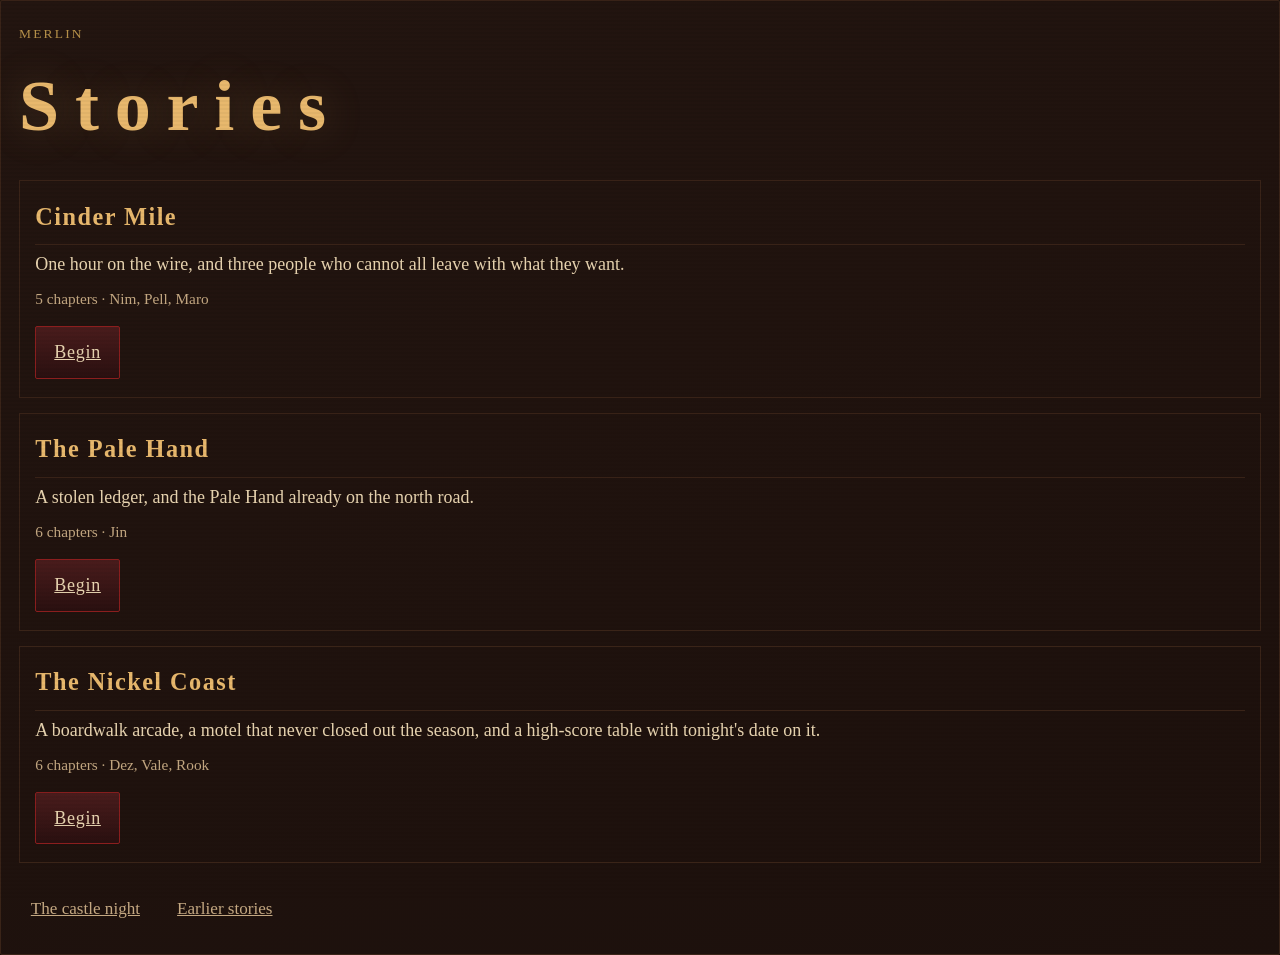
<file: index.html>
<!DOCTYPE html>
<html lang="en">
  <head>
    <meta charset="utf-8" />
    <meta name="viewport" content="width=device-width, initial-scale=1" />
    <title>MERLIN — Stories</title>
    <meta
      name="description"
      content="Choose a story: Cinder Mile, The Pale Hand, and The Nickel Coast."
    />
    <link rel="stylesheet" href="style.css" />
    <link rel="stylesheet" href="oronath.css" />
    <link rel="stylesheet" href="front.css" />
  </head>
  <body class="oronath-page">
    <div id="door"></div>

    <script src="persist.js"></script>
    <script src="stories.js"></script>
    <script src="arcs/last-signal.js"></script>
    <script src="arcs/pale-hand.js"></script>
    <script src="arcs/cinder-mile.js"></script>
    <script src="arcs/nickel-coast.js"></script>
    <script src="front.js"></script>
  </body>
</html>
</file>
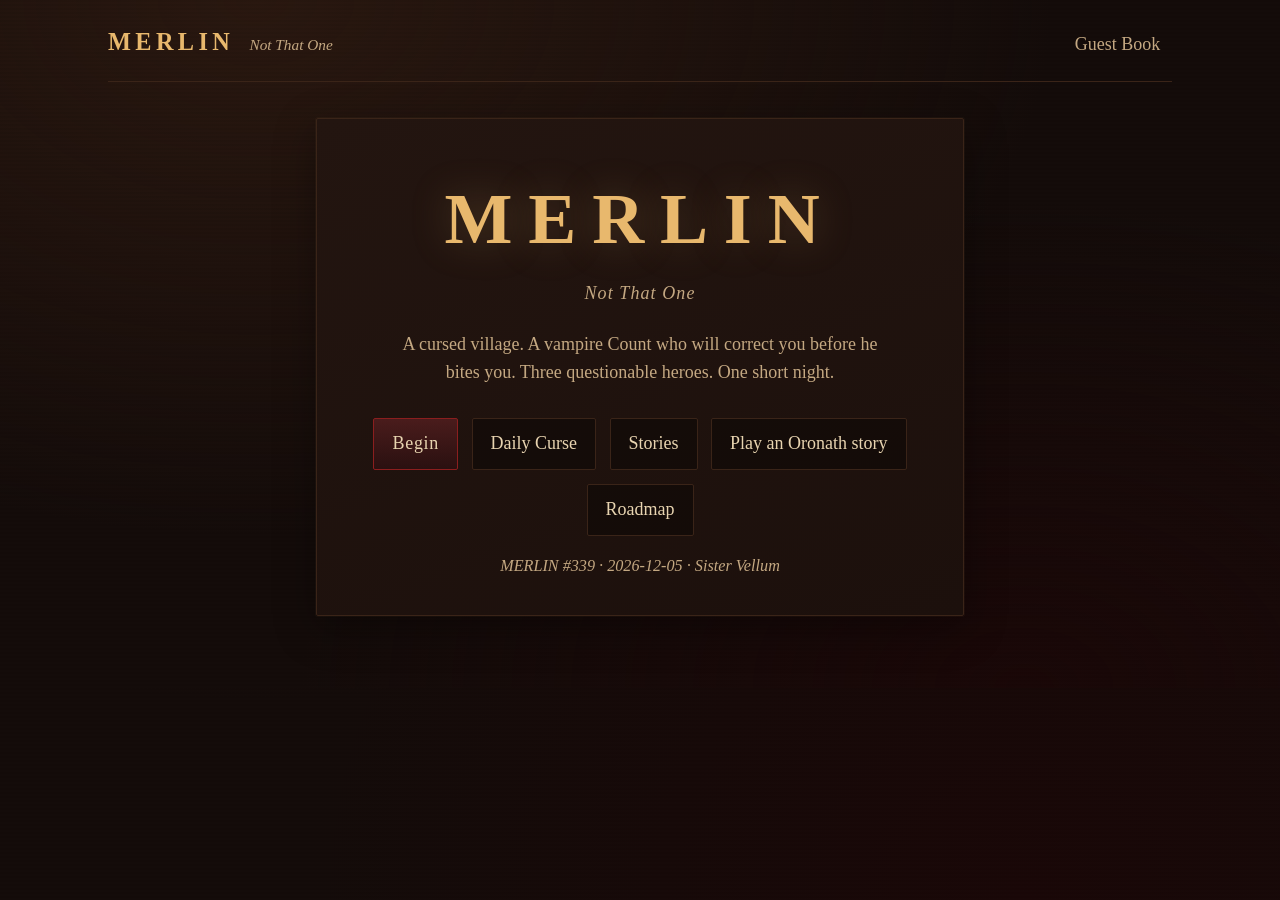
<file: castle.html>
<!DOCTYPE html>
<html lang="en">
  <head>
    <meta charset="utf-8" />
    <meta name="viewport" content="width=device-width, initial-scale=1" />
    <title>MERLIN — Not That One</title>
    <meta
      name="description"
      content="A short gothic horror-comedy browser adventure. Dice, shops, and a vampire who is not a wizard."
    />
    <link rel="stylesheet" href="style.css" />
  </head>
  <body>
    <div id="app">
      <header class="topbar">
        <div class="brand">
          <span class="brand-title">MERLIN</span>
          <span class="brand-sub">Not That One</span>
        </div>
        <div class="topbar-actions">
          <button type="button" id="btn-fates" class="btn ghost">Guest Book</button>
          <button type="button" id="btn-title" class="btn ghost" hidden>
            Title
          </button>
          <button type="button" id="btn-new" class="btn ghost" hidden>
            New Game
          </button>
        </div>
      </header>

      <section id="splash" class="panel splash" hidden>
        <h1 class="splash-title">MERLIN</h1>
        <p class="splash-sub">Not That One</p>
        <p class="splash-pitch">
          A cursed village. A vampire Count who will correct you before he bites
          you. Three questionable heroes. One short night.
        </p>
        <div class="splash-actions">
          <button type="button" id="btn-continue" class="btn primary" hidden>
            Continue
          </button>
          <button type="button" id="btn-start" class="btn primary">
            New Game
          </button>
          <button type="button" id="btn-daily" class="btn">Daily Curse</button>
          <a class="btn" href="index.html">Stories</a>
          <a class="btn" href="oronath.html">Play an Oronath story</a>
          <a class="btn" href="roadmap.html">Roadmap</a>
        </div>
        <p id="daily-blurb" class="daily-blurb muted" hidden></p>
      </section>

      <section id="fates" class="panel fates" hidden>
        <h2 class="scene-title">Oswald's Guest Book</h2>
        <ul id="fates-list" class="fates-list"></ul>
        <button type="button" id="btn-fates-back" class="btn">Back</button>
      </section>

      <div id="game" class="game" hidden>
        <aside id="sheet" class="sheet panel" hidden>
          <div class="sheet-compact">
            <div class="compact-head">
              <span id="sheet-compact-glyph" class="sheet-glyph sheet-glyph-compact"></span>
              <div class="stat-row compact-row">
                <span>LV <strong id="sheet-level">1</strong></span>
                <span class="gold">✦ <strong id="sheet-gold">0</strong></span>
              </div>
            </div>
            <label class="bar-label">HP <span id="sheet-hp-text"></span></label>
            <div class="bar hp"><div id="bar-hp" class="bar-fill"></div></div>
            <button type="button" id="btn-pack" class="btn pack-toggle">
              Pack
            </button>
          </div>
          <div class="sheet-full">
            <div class="sheet-head">
              <span id="sheet-glyph" class="sheet-glyph"></span>
              <div>
                <div id="sheet-name" class="sheet-name"></div>
                <div id="sheet-role" class="sheet-role"></div>
              </div>
            </div>
            <label class="bar-label">XP <span id="sheet-xp-text"></span></label>
            <div class="bar xp"><div id="bar-xp" class="bar-fill"></div></div>
            <dl class="stats">
              <div><dt>Might</dt><dd id="stat-might">0</dd></div>
              <div><dt>Wits</dt><dd id="stat-wits">0</dd></div>
              <div><dt>Spirit</dt><dd id="stat-spirit">0</dd></div>
            </dl>
            <p id="sheet-equipped" class="sheet-equipped muted" hidden></p>
            <div id="pack" class="pack" hidden>
              <ul id="pack-list"></ul>
              <p id="pack-empty" class="muted">Empty pockets.</p>
            </div>
          </div>
        </aside>

        <main id="stage" class="stage panel">
          <h2 id="scene-title" class="scene-title"></h2>
          <div id="speaker" class="speaker" hidden></div>
          <div id="story" class="story" tabindex="0"></div>
          <div id="die" class="die" hidden></div>
          <div id="combat" class="combat" hidden>
            <div class="combat-head">
              <strong id="enemy-name"></strong>
              <span id="enemy-hp"></span>
            </div>
            <div class="bar enemy"><div id="bar-enemy" class="bar-fill"></div></div>
            <p id="telegraph" class="telegraph"></p>
            <ul id="combat-log" class="combat-log"></ul>
            <div id="combat-actions" class="choices combat-actions"></div>
          </div>
          <div id="shop" class="shop" hidden>
            <p id="shop-keeper" class="shop-keeper"></p>
            <ul id="shop-list" class="shop-list"></ul>
            <button type="button" id="btn-leave-shop" class="btn">Leave</button>
          </div>
          <div id="choices" class="choices"></div>
          <div id="select-chars" class="select-chars" hidden></div>
          <div id="ending-actions" class="ending-actions" hidden>
            <p id="tombstone-line" class="tombstone-line" hidden></p>
            <canvas
              id="epitaph-canvas"
              class="epitaph-canvas"
              width="800"
              height="1000"
              aria-hidden="true"
            ></canvas>
            <p id="visit-review" class="visit-review"></p>
            <p id="share-line" class="share-line" hidden></p>
            <button type="button" id="btn-epitaph" class="btn">
              Copy / Save image
            </button>
            <button type="button" id="btn-share" class="btn" hidden>
              Copy share line
            </button>
            <p id="epitaph-status" class="epitaph-status muted" aria-live="polite"></p>
            <button type="button" id="btn-restore-gate" class="btn" hidden>
              Back to the castle gate
            </button>
            <button type="button" id="btn-ending-title" class="btn">
              Title
            </button>
            <button type="button" id="btn-ending-new" class="btn primary">
              New Game
            </button>
          </div>
        </main>
      </div>

      <div id="modal" class="modal" hidden>
        <div class="modal-card panel">
          <p id="modal-text"></p>
          <div id="modal-actions" class="modal-actions"></div>
        </div>
      </div>
    </div>

    <script src="data.js"></script>
    <script src="engine.js"></script>
    <script src="dice-view.js"></script>
    <script src="ui.js"></script>
  </body>
</html>
</file>
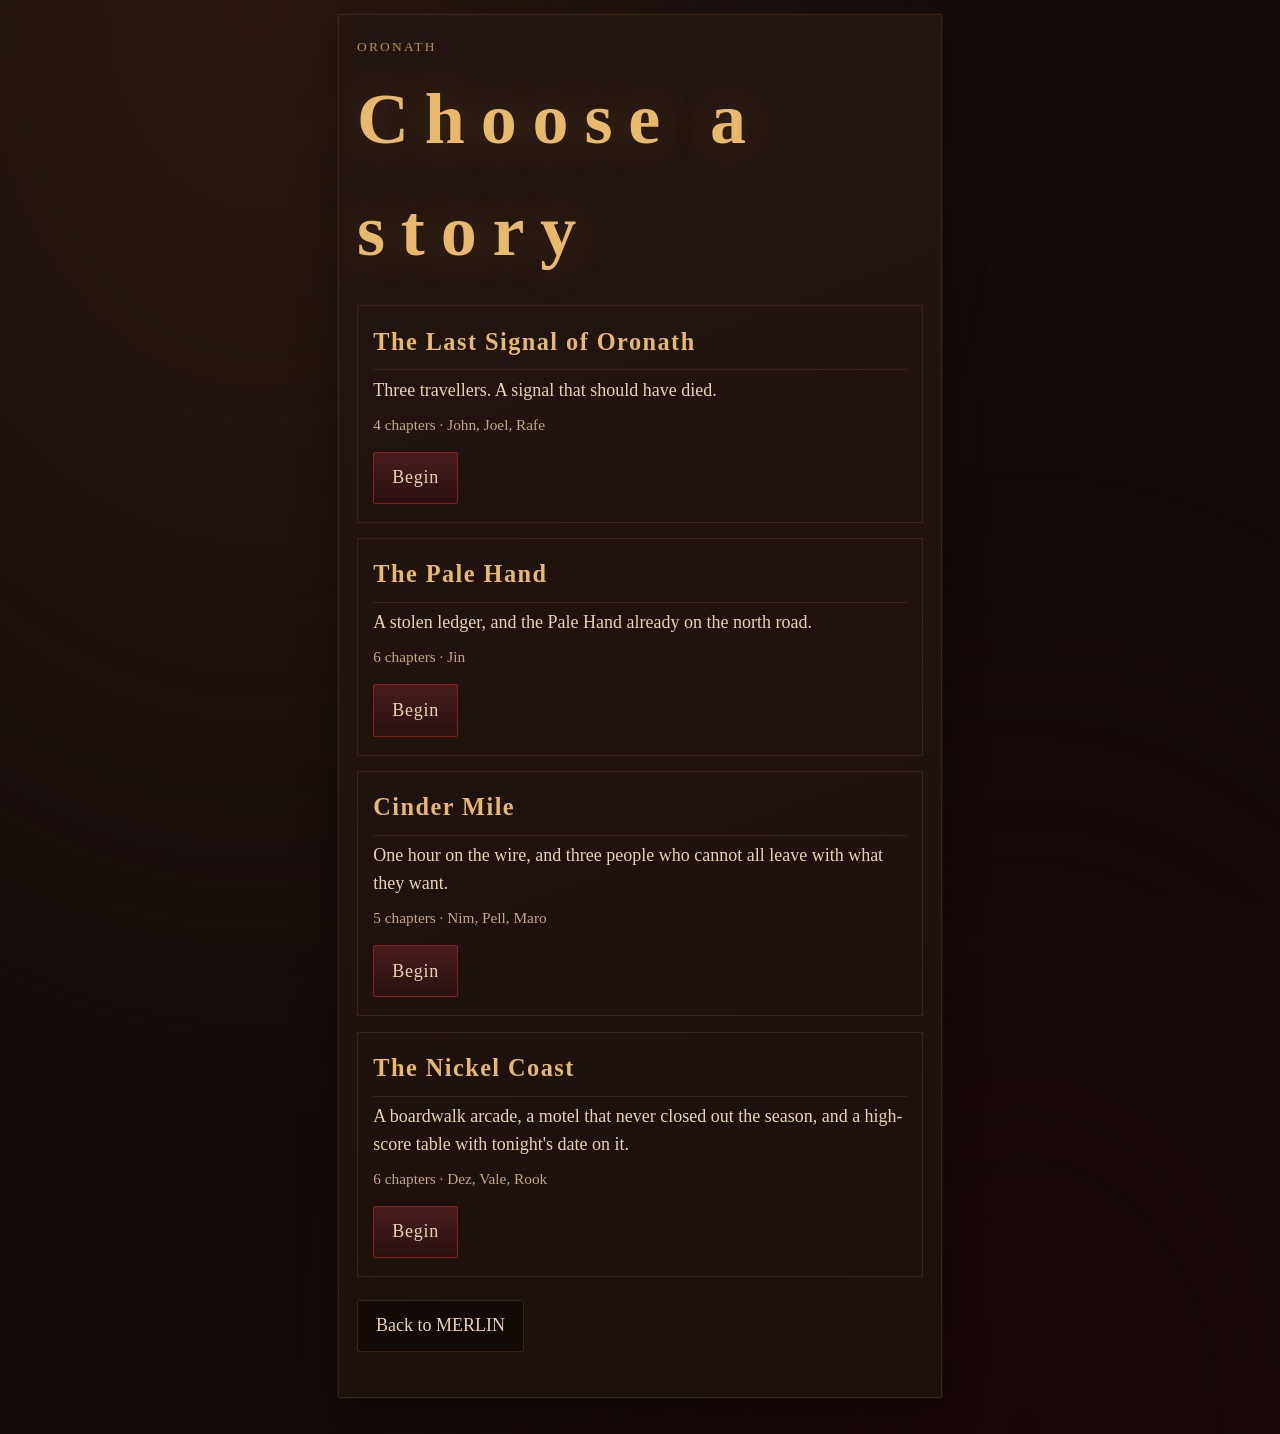
<file: oronath.html>
<!DOCTYPE html>
<html lang="en">
  <head>
    <meta charset="utf-8" />
    <meta name="viewport" content="width=device-width, initial-scale=1" />
    <title>MERLIN — Oronath</title>
    <meta
      name="description"
      content="Oronath stories: choose an arc, then play it with real dice. No retries."
    />
    <link rel="stylesheet" href="style.css" />
    <link rel="stylesheet" href="oronath.css" />
  </head>
  <body class="oronath-page">
    <div id="app"></div>

    <script src="dice-view.js"></script>
    <script src="dice.js"></script>
    <script src="arc.js"></script>
    <script src="characters.js"></script>
    <script src="sample-arc.js"></script>
    <script src="arcs/last-signal.js"></script>
    <script src="arcs/pale-hand.js"></script>
    <script src="arcs/cinder-mile.js"></script>
    <script src="arcs/nickel-coast.js"></script>
    <script src="loop.js"></script>
    <script src="persist.js"></script>
    <script src="stories.js"></script>
    <script src="oronath-ui.js"></script>
  </body>
</html>
</file>
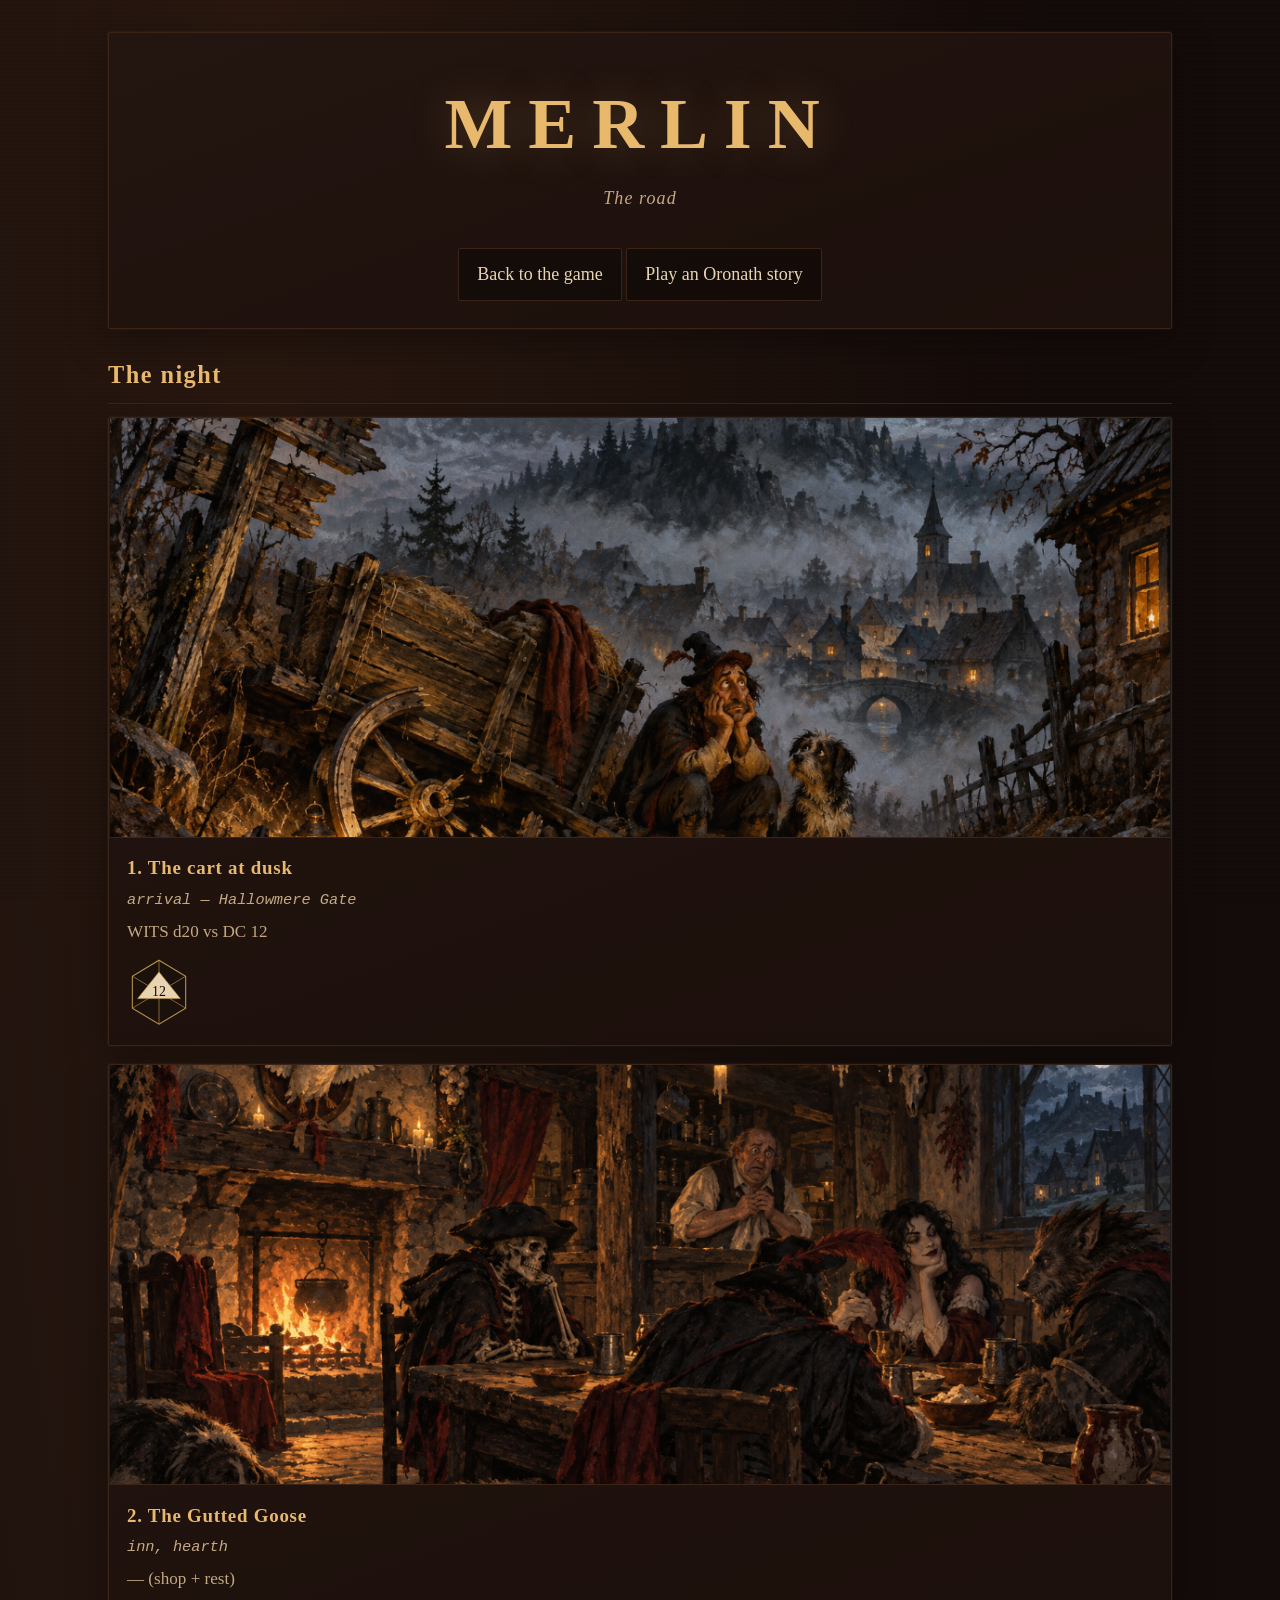
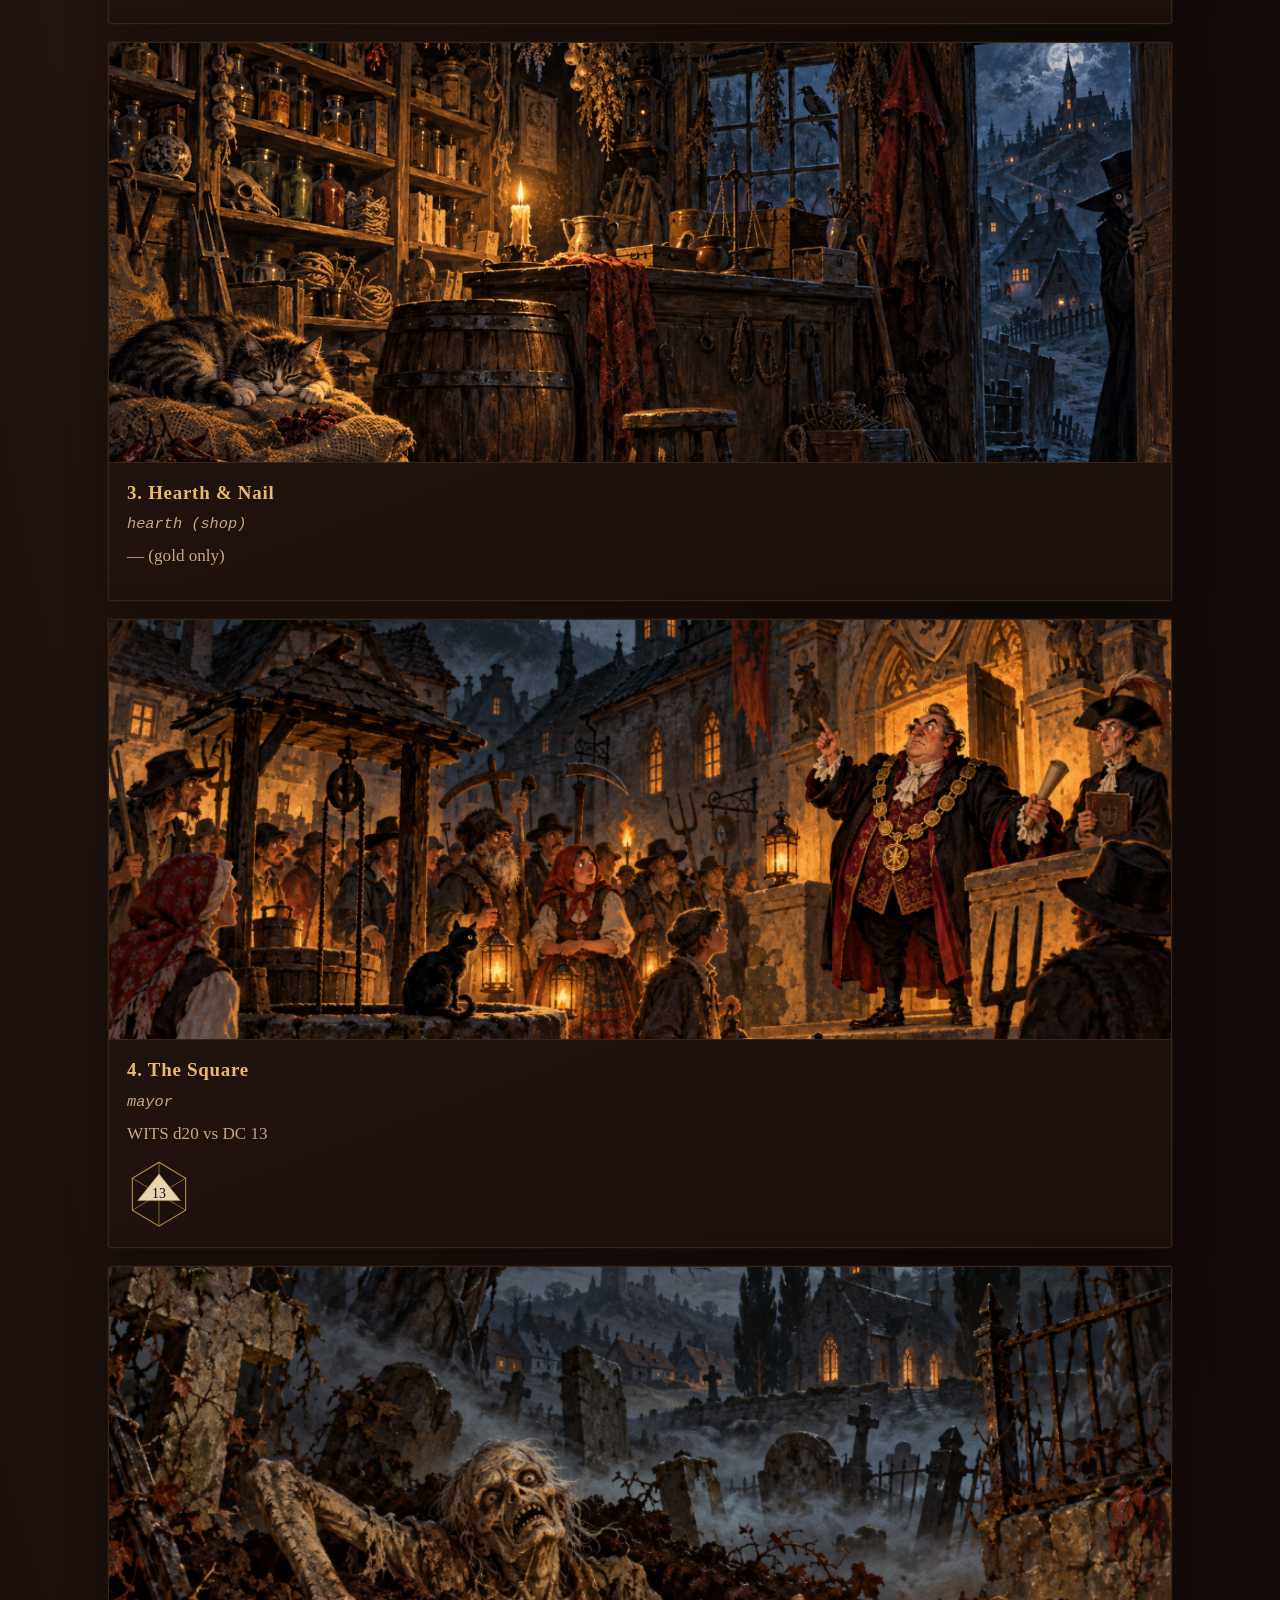
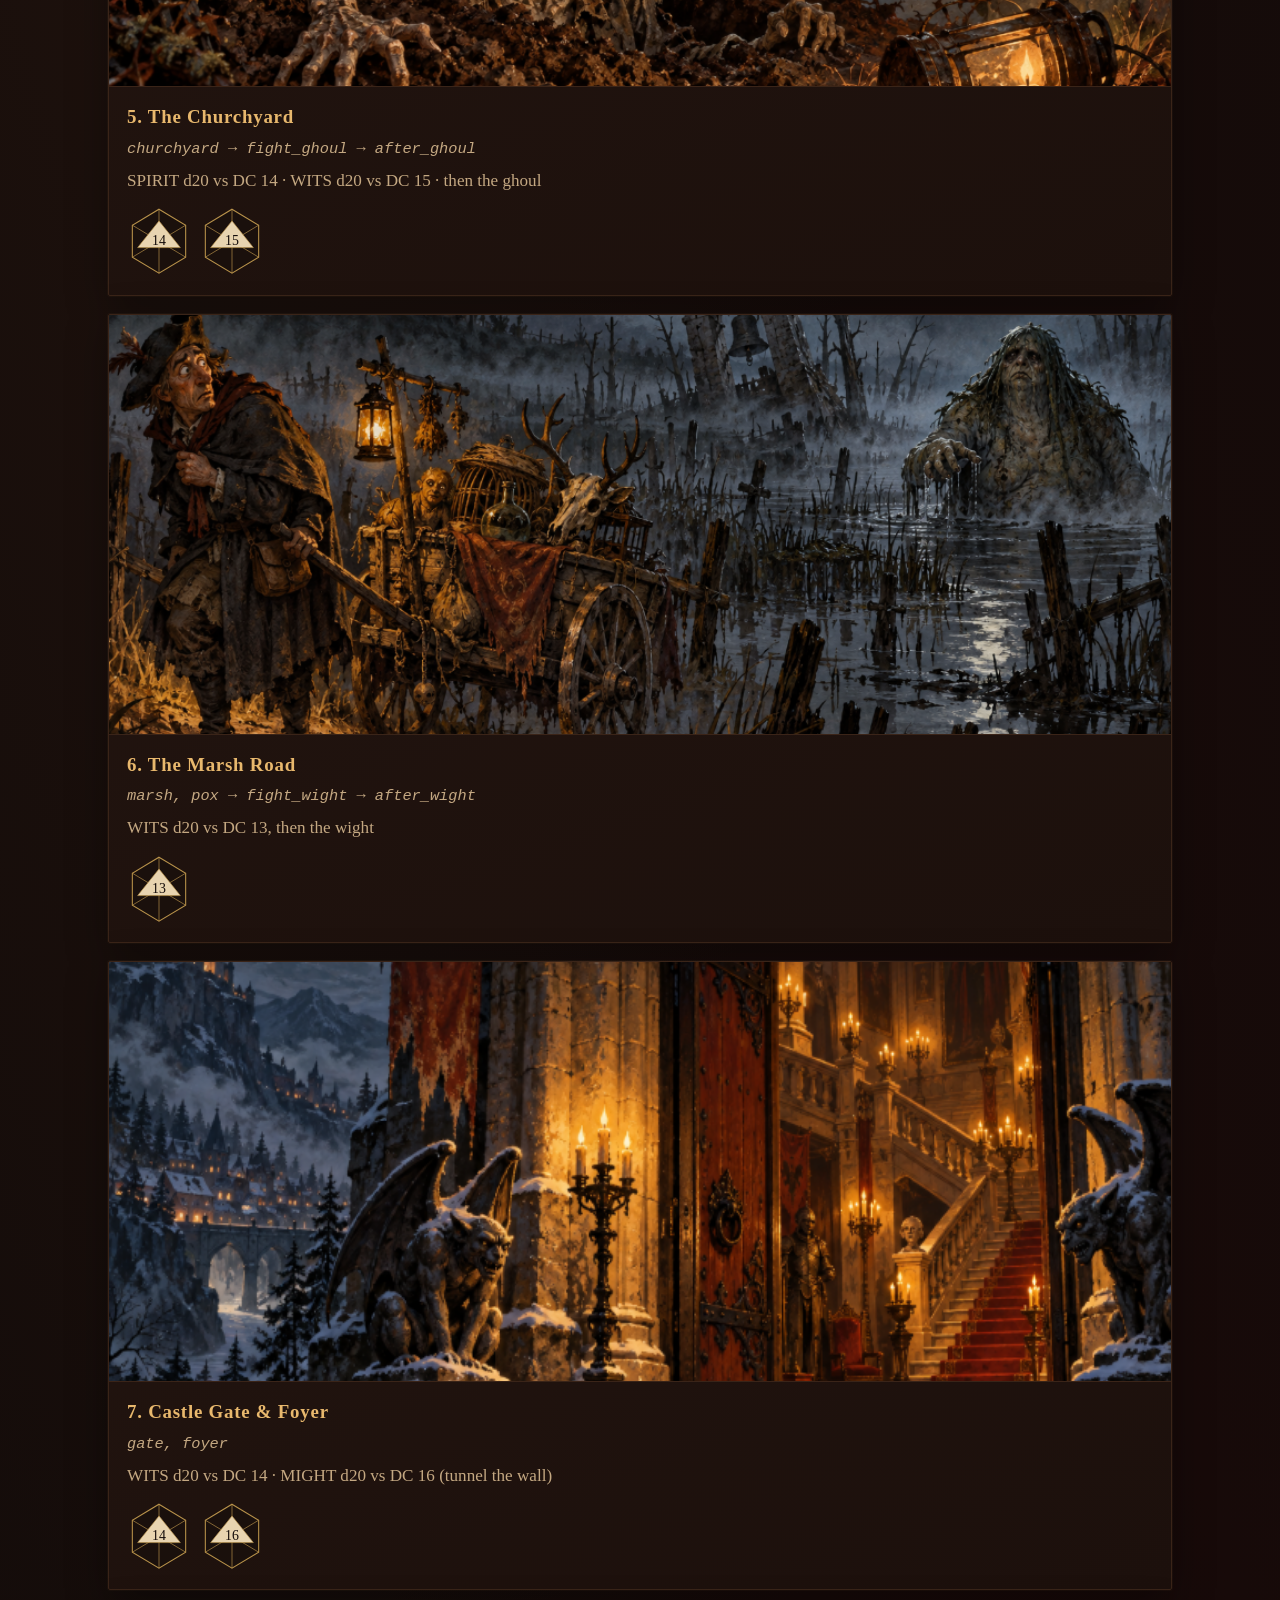
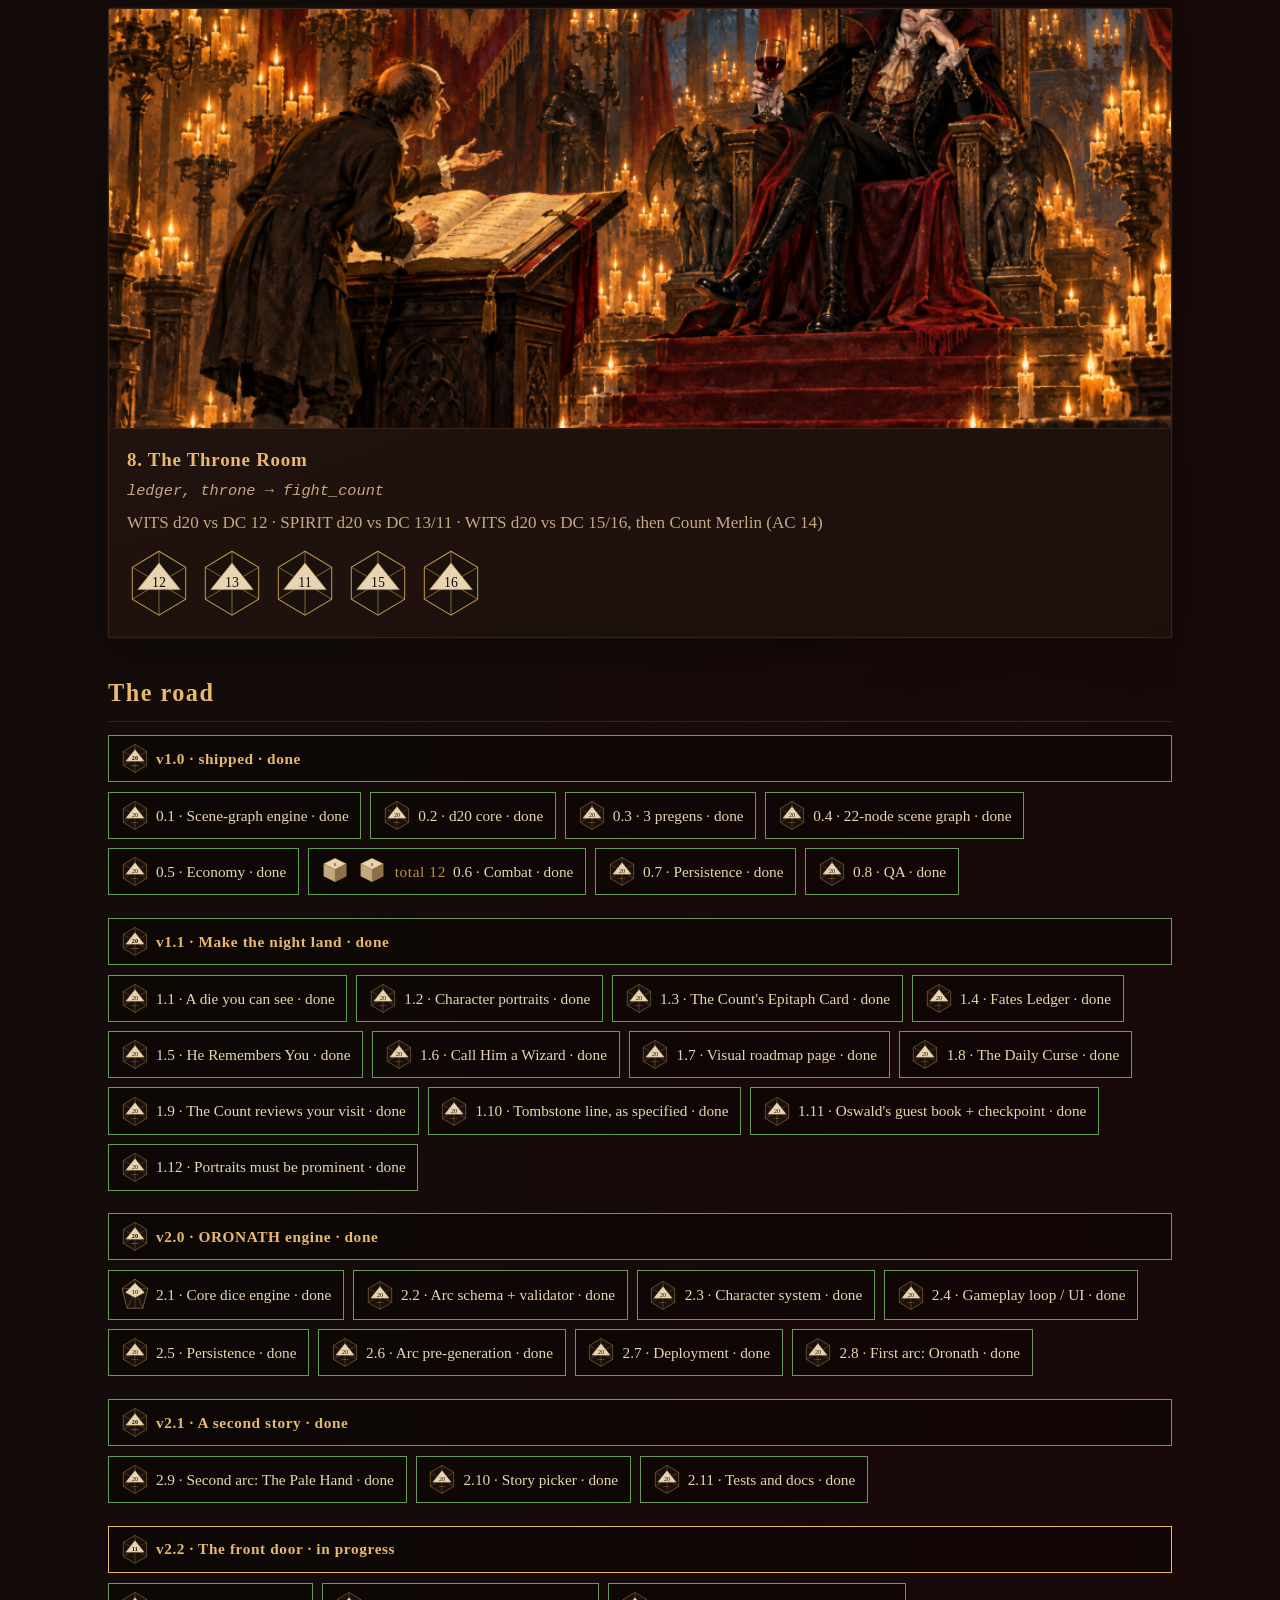
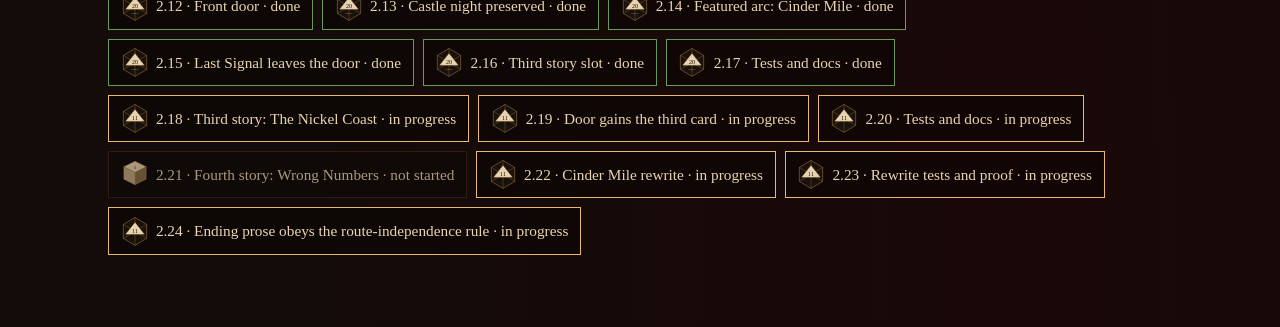
<file: roadmap.html>
<!DOCTYPE html>
<html lang="en">
  <head>
    <meta charset="utf-8" />
    <meta name="viewport" content="width=device-width, initial-scale=1" />
    <title>MERLIN — The Road</title>
    <meta
      name="description"
      content="Story beats and roadmap for MERLIN — Not That One."
    />
    <link rel="stylesheet" href="style.css" />
  </head>
  <body class="roadmap-page">
    <div id="app" class="roadmap-app">
      <header class="roadmap-head panel">
        <h1 class="splash-title">MERLIN</h1>
        <p class="splash-sub">The road</p>
        <a class="btn" href="index.html">Back to the game</a>
        <a class="btn" href="oronath.html">Play an Oronath story</a>
      </header>

      <section class="roadmap-section">
        <h2 class="scene-title">The night</h2>
        <div id="beat-cards" class="beat-cards"></div>
      </section>

      <section class="roadmap-section">
        <h2 class="scene-title">The road</h2>
        <div id="milestones" class="milestones"></div>
      </section>
    </div>

    <script src="dice-view.js"></script>
    <script src="roadmap.js"></script>
  </body>
</html>
</file>
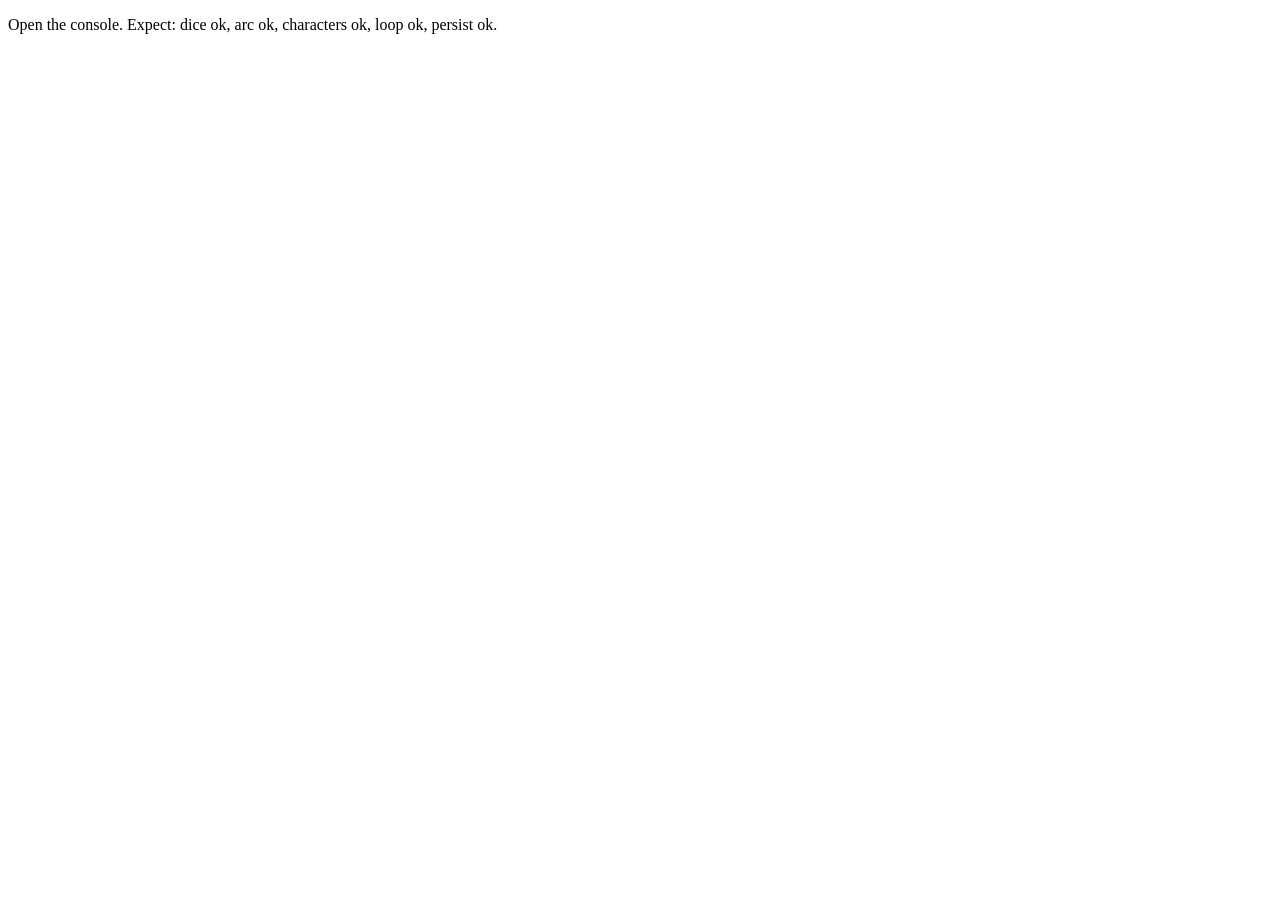
<file: tests/harness.html>
<!DOCTYPE html>
<html lang="en">
  <head>
    <meta charset="utf-8" />
    <title>Oronath engine — tests</title>
  </head>
  <body>
    <p>Open the console. Expect: dice ok, arc ok, characters ok, loop ok, persist ok.</p>
    <script src="../dice.js"></script>
    <script src="../arc.js"></script>
    <script src="../characters.js"></script>
    <script src="../sample-arc.js"></script>
    <script src="../loop.js"></script>
    <script src="../persist.js"></script>
    <script src="dice.test.js"></script>
    <script src="arc.test.js"></script>
    <script src="characters.test.js"></script>
    <script src="loop.test.js"></script>
    <script src="persist.test.js"></script>
  </body>
</html>
</file>
<file: style.css>
/* MERLIN — gothic candlelight UI */
:root {
  --bg: #140c0a;
  --bg-2: #1c100c;
  --panel: #231510;
  --panel-edge: #3a2418;
  --parchment: #e8d4b0;
  --parchment-dim: #c4a882;
  --blood: #8b1e1e;
  --blood-bright: #c43a3a;
  --candle: #e8b86d;
  --brass: #b8924a;
  --mute: #c4a882;
  --ok: #6a9a5a;
  --bad: #c43a3a;
  --font: "Iowan Old Style", "Palatino Linotype", Palatino, "Book Antiqua", Georgia, serif;
  --mono: ui-monospace, "Cascadia Code", Menlo, monospace;
  --radius: 2px;
}

*,
*::before,
*::after {
  box-sizing: border-box;
}

html,
body {
  margin: 0;
  min-height: 100%;
  background:
    radial-gradient(ellipse at 20% 0%, #2a1810 0%, transparent 55%),
    radial-gradient(ellipse at 80% 100%, #1a0808 0%, transparent 50%),
    var(--bg);
  color: var(--parchment);
  font-family: var(--font);
  font-size: 18px;
  line-height: 1.55;
  -webkit-text-size-adjust: 100%;
}

body::before {
  content: "";
  pointer-events: none;
  position: fixed;
  inset: 0;
  background-image: repeating-linear-gradient(
    0deg,
    transparent,
    transparent 2px,
    rgba(0, 0, 0, 0.03) 2px,
    rgba(0, 0, 0, 0.03) 4px
  );
  z-index: 0;
}

#app {
  position: relative;
  z-index: 1;
  max-width: 1100px;
  margin: 0 auto;
  padding: 0.75rem 1rem 2rem;
}

.topbar {
  display: flex;
  align-items: baseline;
  justify-content: space-between;
  gap: 1rem;
  padding: 0.5rem 0 1rem;
  border-bottom: 1px solid var(--panel-edge);
  margin-bottom: 1rem;
}

.brand-title {
  font-size: 1.35rem;
  letter-spacing: 0.18em;
  font-weight: 700;
  color: var(--candle);
}

.brand-sub {
  margin-left: 0.6rem;
  font-size: 0.85rem;
  color: var(--mute);
  font-style: italic;
}

.panel {
  background: linear-gradient(160deg, var(--panel) 0%, var(--bg-2) 100%);
  border: 1px solid var(--panel-edge);
  border-radius: var(--radius);
  box-shadow: 0 0 0 1px rgba(232, 184, 109, 0.04), 0 12px 40px rgba(0, 0, 0, 0.35);
}

.splash {
  text-align: center;
  padding: 2.5rem 1.5rem 2rem;
  max-width: 36rem;
  margin: 2rem auto;
}

.splash-title {
  margin: 0;
  font-size: clamp(2.5rem, 10vw, 4rem);
  letter-spacing: 0.22em;
  color: var(--candle);
  text-shadow: 0 0 40px rgba(232, 184, 109, 0.25);
}

.splash-sub {
  margin: 0.25rem 0 1.25rem;
  font-style: italic;
  color: var(--parchment-dim);
  letter-spacing: 0.06em;
}

.splash-pitch {
  color: var(--parchment-dim);
  margin: 0 auto 1.75rem;
  max-width: 28rem;
}

.splash-actions {
  display: flex;
  flex-wrap: wrap;
  gap: 0.75rem;
  justify-content: center;
}

.game {
  display: grid;
  grid-template-columns: 1fr;
  gap: 1rem;
}

@media (min-width: 800px) {
  .game {
    grid-template-columns: 240px 1fr;
    align-items: start;
  }

  .game.is-select {
    grid-template-columns: 1fr;
  }
}

.sheet {
  padding: 1rem;
  position: sticky;
  top: 0.5rem;
}

.sheet-head {
  display: flex;
  gap: 0.75rem;
  align-items: center;
  margin-bottom: 0.75rem;
}

.sheet-glyph {
  font-size: 2.5rem;
  line-height: 1;
  width: 72px;
  height: 72px;
  display: inline-grid;
  place-items: center;
  flex-shrink: 0;
  overflow: hidden;
}

.sheet-glyph .portrait-img {
  width: 72px;
  height: 72px;
  object-fit: cover;
  object-position: center top;
  display: block;
  border: 1px solid var(--brass);
}

.sheet-glyph-compact {
  display: none;
}

.compact-head {
  display: flex;
  align-items: center;
  gap: 0.65rem;
  margin-bottom: 0.35rem;
}

.compact-head .compact-row {
  flex: 1;
}

.sheet-name {
  font-weight: 700;
  color: var(--candle);
}

.sheet-role {
  font-size: 0.85rem;
  color: var(--mute);
  font-style: italic;
}

.stat-row {
  display: flex;
  justify-content: space-between;
  margin-bottom: 0.5rem;
  font-size: 0.95rem;
}

.gold {
  color: var(--brass);
}

.bar-label {
  display: flex;
  justify-content: space-between;
  font-size: 0.75rem;
  letter-spacing: 0.08em;
  text-transform: uppercase;
  color: var(--mute);
  margin-top: 0.4rem;
}

.bar {
  height: 0.55rem;
  background: #0a0605;
  border: 1px solid var(--panel-edge);
  border-radius: 1px;
  overflow: hidden;
  margin-bottom: 0.25rem;
}

.bar-fill {
  height: 100%;
  width: 0%;
  transition: width 0.35s ease;
}

.bar.hp .bar-fill {
  background: linear-gradient(90deg, var(--blood), var(--blood-bright));
}

.bar.xp .bar-fill {
  background: linear-gradient(90deg, #4a3a20, var(--brass));
}

.bar.enemy .bar-fill {
  background: linear-gradient(90deg, #3a1020, var(--blood-bright));
}

.stats {
  display: grid;
  grid-template-columns: repeat(3, 1fr);
  gap: 0.35rem;
  margin: 0.85rem 0;
  padding: 0;
}

.stats > div {
  text-align: center;
  padding: 0.35rem 0.2rem;
  border: 1px solid var(--panel-edge);
  background: rgba(0, 0, 0, 0.25);
}

.stats dt {
  margin: 0;
  font-size: 0.65rem;
  letter-spacing: 0.1em;
  text-transform: uppercase;
  color: var(--mute);
}

.stats dd {
  margin: 0.15rem 0 0;
  font-size: 1.15rem;
  font-weight: 700;
  color: var(--parchment);
}

.pack-toggle {
  width: 100%;
  margin-top: 0.25rem;
}

.pack {
  margin-top: 0.75rem;
  border-top: 1px solid var(--panel-edge);
  padding-top: 0.75rem;
}

.pack ul {
  list-style: none;
  margin: 0;
  padding: 0;
}

.pack li {
  display: flex;
  flex-direction: column;
  gap: 0.25rem;
  padding: 0.5rem 0;
  border-bottom: 1px solid rgba(58, 36, 24, 0.6);
  font-size: 0.9rem;
}

.pack .item-actions {
  display: flex;
  flex-wrap: wrap;
  gap: 0.35rem;
}

.muted {
  color: var(--mute);
  font-size: 0.9rem;
  font-style: italic;
}

.stage {
  padding: 1.25rem 1.25rem 1.5rem;
  min-height: 22rem;
}

.scene-title {
  margin: 0 0 0.75rem;
  font-size: 1.35rem;
  letter-spacing: 0.06em;
  color: var(--candle);
  border-bottom: 1px solid var(--panel-edge);
  padding-bottom: 0.5rem;
}

.speaker {
  font-size: 0.8rem;
  letter-spacing: 0.14em;
  text-transform: uppercase;
  color: var(--brass);
  margin-bottom: 0.35rem;
}

.story {
  min-height: 4.5rem;
  margin-bottom: 1rem;
  color: var(--parchment);
  cursor: pointer;
  white-space: pre-wrap;
}

.story .caret {
  display: inline-block;
  width: 0.55em;
  border-right: 2px solid var(--candle);
  animation: blink 0.9s step-end infinite;
  margin-left: 1px;
  vertical-align: baseline;
}

.continue-cue {
  display: inline-block;
  margin-left: 0.35rem;
  color: var(--candle);
  animation: blink 1s step-end infinite;
  font-size: 0.9em;
  vertical-align: middle;
}

@keyframes blink {
  50% {
    border-color: transparent;
    opacity: 0.2;
  }
}

.die {
  font-family: var(--mono);
  font-size: 0.92rem;
  padding: 0.65rem 0.85rem;
  margin-bottom: 1rem;
  background: rgba(0, 0, 0, 0.35);
  border-left: 3px solid var(--brass);
  color: var(--candle);
}

.die.success {
  border-left-color: var(--ok);
}

.die.fail {
  border-left-color: var(--bad);
  color: #e8a0a0;
}

.die-faces {
  margin-bottom: 0.45rem;
}

.die-eq {
  line-height: 1.4;
}

.die-row {
  display: flex;
  flex-wrap: wrap;
  align-items: center;
  gap: 0.5rem;
}

.mdie-wrap {
  display: inline-flex;
  align-items: center;
  justify-content: center;
}

.mdie-wrap.is-kept {
  box-shadow: 0 0 0 2px var(--candle);
  border-radius: 2px;
}

.mdie-wrap.is-dropped {
  opacity: 0.45;
}

.mdie {
  display: block;
  width: 72px;
  height: auto;
}

.die-row--card .mdie {
  width: 64px;
}

.die-row--chip .mdie {
  width: 28px;
}

.die-sum {
  font-size: 0.85rem;
  color: var(--brass);
  letter-spacing: 0.04em;
}

.die-row.is-tumbling .mdie-wrap {
  animation: die-tumble 0.7s cubic-bezier(0.15, 0.7, 0.2, 1);
}

.die-row.is-tumbling .mdie-wrap.is-dropped {
  animation-duration: 0.78s;
}

.die-row.is-tumbling .mdie-num,
.die-row.is-tumbling .mdie-banner-text {
  animation: die-num-in 0.7s ease forwards;
}

@keyframes die-tumble {
  0% {
    transform: rotate(0deg) scale(0.92);
  }
  55% {
    transform: rotate(520deg) scale(1.06);
  }
  100% {
    transform: rotate(720deg) scale(1);
  }
}

@keyframes die-num-in {
  0%,
  72% {
    opacity: 0;
  }
  100% {
    opacity: 1;
  }
}

@media (prefers-reduced-motion: reduce) {
  .die-row.is-tumbling .mdie-wrap,
  .die-row.is-tumbling .mdie-num,
  .die-row.is-tumbling .mdie-banner-text {
    animation: none;
  }
  .bar-fill {
    transition: none;
  }
  .story .caret {
    animation: none;
  }
}

.choices {
  display: flex;
  flex-direction: column;
  gap: 0.55rem;
  margin-top: 0.5rem;
}

.btn {
  appearance: none;
  font-family: inherit;
  font-size: 1rem;
  line-height: 1.3;
  padding: 0.75rem 1rem;
  min-height: 44px;
  text-align: left;
  color: var(--parchment);
  background: rgba(0, 0, 0, 0.35);
  border: 1px solid var(--panel-edge);
  border-radius: var(--radius);
  cursor: pointer;
  transition: border-color 0.15s, background 0.15s, color 0.15s;
}

.btn:hover,
.btn:focus-visible {
  outline: none;
  border-color: var(--brass);
  background: rgba(40, 24, 16, 0.9);
  color: var(--candle);
}

.btn:disabled {
  opacity: 0.45;
  cursor: not-allowed;
}

.btn.primary {
  background: linear-gradient(180deg, #4a1c1c, #2a1010);
  border-color: var(--blood);
  text-align: center;
  letter-spacing: 0.04em;
}

.btn.primary:hover,
.btn.primary:focus-visible {
  border-color: var(--blood-bright);
  color: #fff;
}

.btn.ghost {
  background: transparent;
  border-color: transparent;
  color: var(--mute);
  min-height: 36px;
  padding: 0.35rem 0.6rem;
  text-align: right;
}

.btn.ghost:hover {
  color: var(--candle);
  border-color: transparent;
  background: transparent;
}

.btn.small {
  font-size: 0.85rem;
  padding: 0.4rem 0.65rem;
  min-height: 36px;
}

.choice-dc {
  display: block;
  font-size: 0.8rem;
  color: var(--mute);
  margin-top: 0.2rem;
}

.coin-row {
  display: flex;
  align-items: center;
  gap: 0.5rem;
  margin-bottom: 0.5rem;
  font-size: 0.9rem;
  color: var(--brass);
}

.coin-row input {
  width: 1.1rem;
  height: 1.1rem;
  accent-color: var(--brass);
}

.select-chars {
  display: grid;
  gap: 0.75rem;
  margin-top: 1rem;
}

@media (min-width: 600px) {
  .select-chars {
    grid-template-columns: repeat(3, 1fr);
  }
}

.char-card {
  display: flex;
  flex-direction: column;
  gap: 0.5rem;
  padding: 1rem;
  text-align: left;
  background: rgba(0, 0, 0, 0.3);
  border: 1px solid var(--panel-edge);
  color: inherit;
  font: inherit;
  cursor: pointer;
  min-height: 44px;
  min-width: 0;
  width: 100%;
}

.char-card:hover,
.char-card:focus-visible {
  outline: none;
  border-color: var(--candle);
}

.char-card .glyph {
  font-size: 3rem;
  width: 100%;
  height: 200px;
  display: grid;
  place-items: center;
  overflow: hidden;
  flex-shrink: 0;
  background: rgba(0, 0, 0, 0.35);
  border: 1px solid var(--panel-edge);
}

.char-card .glyph .portrait-img {
  width: 100%;
  height: 100%;
  object-fit: cover;
  object-position: center top;
  display: block;
  border: none;
}

.char-card .name {
  font-weight: 700;
  color: var(--candle);
  letter-spacing: 0.04em;
}

.char-card .role {
  font-size: 0.85rem;
  color: var(--mute);
  font-style: italic;
}

.char-card .voice {
  font-size: 0.9rem;
  color: var(--parchment-dim);
}

.char-card .nums {
  font-size: 0.85rem;
  color: var(--brass);
  font-family: var(--mono);
}

.combat {
  margin-bottom: 1rem;
  padding: 0.85rem;
  border: 1px solid var(--panel-edge);
  background: rgba(20, 6, 6, 0.45);
}

.combat-head {
  display: flex;
  justify-content: space-between;
  gap: 0.5rem;
  margin-bottom: 0.35rem;
}

.telegraph {
  margin: 0.65rem 0;
  font-style: italic;
  color: #d4a090;
}

.combat-log {
  list-style: none;
  margin: 0 0 0.75rem;
  padding: 0;
  font-size: 0.88rem;
  color: var(--mute);
  max-height: 6rem;
  overflow: auto;
}

.combat-log li {
  padding: 0.15rem 0;
}

.shop-keeper {
  font-style: italic;
  color: var(--parchment-dim);
}

.shop-list {
  list-style: none;
  margin: 0 0 1rem;
  padding: 0;
}

.shop-list li {
  display: flex;
  flex-direction: column;
  gap: 0.35rem;
  padding: 0.75rem 0;
  border-bottom: 1px solid var(--panel-edge);
}

.shop-list li.tappable {
  cursor: pointer;
}

.shop-list .price,
.shop-buy-btn {
  white-space: nowrap;
}

.shop-buy-btn {
  min-height: 44px;
  min-width: 5.5rem;
  text-align: center;
}

.sheet-equipped {
  margin: 0.5rem 0 0;
  font-size: 0.85rem;
}

@media (max-width: 480px) {
  #app {
    padding-bottom: 64px;
  }

  .sheet-full {
    display: none;
  }

  .sheet.sheet-expanded .sheet-full {
    display: block;
    margin-top: 0.75rem;
    border-top: 1px solid var(--panel-edge);
    padding-top: 0.75rem;
  }

  .sheet-compact .pack-toggle {
    margin-top: 0.5rem;
  }

  .char-card {
    padding: 0.75rem;
    gap: 0.35rem;
  }

  .char-card .glyph {
    height: 168px;
    font-size: 2.25rem;
  }

  .sheet-glyph-compact {
    display: inline-grid;
    width: 48px;
    height: 48px;
    font-size: 1.5rem;
  }

  .sheet-glyph-compact .portrait-img {
    width: 48px;
    height: 48px;
    object-fit: cover;
    object-position: center top;
  }
}

@media (min-width: 481px) {
  .sheet-full {
    display: block;
    margin-top: 0.75rem;
  }
}

.shop-list .row {
  display: flex;
  justify-content: space-between;
  align-items: center;
  gap: 0.75rem;
}

.shop-list .price {
  color: var(--brass);
  white-space: nowrap;
}

.topbar-actions {
  display: flex;
  flex-wrap: wrap;
  gap: 0.5rem;
  align-items: center;
  justify-content: flex-end;
}

.ending-actions {
  margin-top: 1.5rem;
  text-align: center;
  display: flex;
  flex-direction: column;
  align-items: center;
  gap: 0.75rem;
}

.tombstone-line {
  margin: 0;
  max-width: 22rem;
  font-size: 1.5rem;
  line-height: 1.35;
  color: var(--candle);
  text-align: center;
  font-weight: 600;
}

.ending-actions .btn {
  min-height: 44px;
  width: min(100%, 20rem);
}

.epitaph-canvas {
  display: block;
  width: 100%;
  max-width: 20rem;
  height: auto;
  border: 1px solid var(--panel-edge);
  border-radius: var(--radius);
  background: var(--bg);
}

.epitaph-status {
  margin: 0;
  min-height: 1.25em;
  font-size: 0.9rem;
}

.visit-review {
  margin: 0;
  max-width: 20rem;
  font-style: italic;
  color: var(--parchment-dim);
  font-size: 0.95rem;
  text-align: center;
}

.share-line {
  margin: 0;
  max-width: 22rem;
  font-family: var(--mono);
  font-size: 0.85rem;
  color: var(--candle);
  text-align: center;
  word-break: break-word;
}

.daily-blurb {
  margin: 1rem auto 0;
  max-width: 28rem;
  text-align: center;
  font-size: 0.9rem;
}

.fates {
  max-width: 36rem;
  margin: 1rem auto 2rem;
  padding: 1.5rem 1.25rem;
}

.fates .scene-title {
  text-align: center;
  margin-bottom: 1rem;
}

.fates-list {
  list-style: none;
  margin: 0 0 1.25rem;
  padding: 0;
}

.fate {
  padding: 0.85rem 0;
  border-bottom: 1px solid var(--panel-edge);
}

.fate:last-child {
  border-bottom: none;
}

.fate-title {
  font-weight: 700;
  letter-spacing: 0.04em;
}

.fate-found .fate-title {
  color: var(--candle);
}

.fate-locked .fate-title {
  color: var(--mute);
  font-style: italic;
  letter-spacing: 0.2em;
}

.fate-blank .fate-title {
  font-family: var(--mono);
  font-weight: 400;
}

.fate-hint,
.fate-line {
  margin: 0.35rem 0 0;
  font-size: 0.95rem;
  color: var(--parchment-dim);
}

.fates #btn-fates-back {
  display: block;
  margin: 0 auto;
  min-height: 44px;
  width: min(100%, 12rem);
}

@media (max-width: 480px) {
  .topbar {
    flex-wrap: wrap;
  }

  .topbar-actions {
    width: 100%;
    justify-content: flex-start;
  }
}

.modal {
  position: fixed;
  inset: 0;
  z-index: 20;
  display: flex;
  align-items: center;
  justify-content: center;
  padding: 1rem;
  background: rgba(8, 4, 4, 0.72);
}

.modal[hidden] {
  display: none !important;
}

.modal-card {
  width: min(24rem, 100%);
  padding: 1.25rem;
}

.modal-actions {
  display: flex;
  flex-wrap: wrap;
  gap: 0.5rem;
  margin-top: 1rem;
}

.modal-actions .btn {
  flex: 1;
  text-align: center;
}

[hidden] {
  display: none !important;
}

@media (max-width: 799px) {
  body {
    font-size: 17px;
  }
  .sheet {
    position: static;
  }
  .stats {
    grid-template-columns: repeat(3, 1fr);
  }
}

/* ——— Roadmap page ——— */

.roadmap-page .roadmap-app {
  max-width: 900px;
  margin: 0 auto;
  padding: 0.75rem 1rem 2.5rem;
}

.roadmap-head {
  text-align: center;
  padding: 2rem 1.25rem 1.5rem;
  margin: 1rem auto 1.5rem;
}

.roadmap-head .btn {
  display: inline-flex;
  align-items: center;
  justify-content: center;
  min-height: 44px;
  margin-top: 0.75rem;
  text-decoration: none;
  text-align: center;
}

.roadmap-section {
  margin-bottom: 2rem;
}

.beat-cards {
  display: grid;
  gap: 1rem;
}

.beat-card {
  overflow: hidden;
  padding: 0;
}

.beat-frame {
  width: 100%;
  aspect-ratio: 3 / 2;
  max-height: 420px;
  background: rgba(0, 0, 0, 0.35);
  border-bottom: 1px solid var(--panel-edge);
  overflow: hidden;
}

.beat-img {
  width: 100%;
  height: 100%;
  object-fit: cover;
  object-position: center 30%;
  display: block;
}

.beat-placeholder {
  height: 100%;
  display: flex;
  flex-direction: column;
  align-items: center;
  justify-content: center;
  gap: 0.35rem;
  padding: 0.75rem;
  text-align: center;
  border: 1px solid var(--brass);
  box-sizing: border-box;
  color: var(--mute);
  font-size: 0.9rem;
}

.beat-placeholder strong {
  color: var(--candle);
  font-size: 0.95rem;
}

.beat-placeholder p {
  margin: 0;
}

.beat-body {
  padding: 0.85rem 1rem 1rem;
}

.beat-title {
  margin: 0 0 0.35rem;
  color: var(--candle);
  letter-spacing: 0.04em;
  font-size: 1.05rem;
}

.beat-nodes {
  margin: 0 0 0.35rem;
  font-size: 0.85rem;
  font-family: var(--mono);
}

.beat-check {
  margin: 0 0 0.65rem;
  color: var(--parchment-dim);
  font-size: 0.95rem;
}

.beat-die {
  min-height: 1px;
}

.milestones {
  display: flex;
  flex-direction: column;
  gap: 1.25rem;
}

.phase-block {
  display: flex;
  flex-direction: column;
  gap: 0.55rem;
}

.mile-list {
  display: flex;
  flex-wrap: wrap;
  gap: 0.5rem;
}

.mile-chip {
  display: inline-flex;
  align-items: center;
  gap: 0.4rem;
  padding: 0.4rem 0.65rem;
  border: 1px solid var(--panel-edge);
  background: rgba(0, 0, 0, 0.3);
  font-size: 0.85rem;
  color: var(--parchment);
  min-height: 44px;
}

.mile-chip.phase-chip {
  border-color: var(--brass);
  color: var(--candle);
  font-weight: 700;
  letter-spacing: 0.04em;
}

.mile-chip.is-dim {
  opacity: 0.7;
}

.mile-chip.status-done {
  border-color: var(--ok);
}

.mile-chip.status-in-progress {
  border-color: var(--candle);
}

.mile-die {
  flex-shrink: 0;
}

.splash-actions .btn {
  text-decoration: none;
  display: inline-flex;
  align-items: center;
  justify-content: center;
}
</file>
<file: oronath.css>
/* Oronath sample surface — page layout only. Reuses style.css tokens. */
.oronath-page #app {
  max-width: 640px;
}

.oronath-panel {
  padding: 1.25rem 1rem 1.5rem;
}

.oronath-kicker {
  margin: 0 0 0.35rem;
  font-size: 0.75rem;
  letter-spacing: 0.16em;
  text-transform: uppercase;
  color: var(--brass);
}

.oronath-setting {
  margin: 0.75rem 0;
  color: var(--parchment);
}

.oronath-objective {
  margin: 0 0 1rem;
  color: var(--candle);
  font-style: italic;
}

.oronath-cast,
.oronath-threads {
  list-style: none;
  margin: 0 0 1.25rem;
  padding: 0;
}

.oronath-cast li,
.oronath-thread {
  margin: 0.35rem 0;
  padding: 0.35rem 0;
  border-bottom: 1px solid var(--panel-edge);
  font-size: 0.95rem;
  color: var(--mute);
}

.oronath-thread.is-closed {
  color: var(--ok);
}

.oronath-thread.is-open {
  color: var(--parchment-dim);
}

.oronath-choices {
  display: flex;
  flex-direction: column;
  gap: 0.65rem;
  margin: 1rem 0;
}

.oronath-choice {
  display: flex;
  flex-direction: column;
  align-items: flex-start;
  gap: 0.25rem;
  width: 100%;
  min-height: 44px;
  text-align: left;
  white-space: normal;
  padding: 0.75rem 0.9rem;
}

.oronath-choice-label {
  font-size: 1.05rem;
  color: var(--parchment);
}

.oronath-choice-meta {
  font-size: 0.8rem;
  color: var(--mute);
  letter-spacing: 0.02em;
}

.oronath-die {
  display: flex;
  justify-content: center;
  margin: 1rem 0;
  min-height: 8rem;
}

.oronath-equation {
  font-family: var(--mono);
  font-size: 0.85rem;
  color: var(--candle);
  margin: 0.5rem 0;
}

.oronath-branch {
  display: inline-block;
  margin: 0.25rem 0 0.75rem;
  padding: 0.15rem 0.5rem;
  border: 1px solid var(--panel-edge);
  font-size: 0.75rem;
  letter-spacing: 0.12em;
  text-transform: uppercase;
  color: var(--brass);
}

.oronath-branch--complication {
  color: var(--bad);
  border-color: var(--bad);
}

.oronath-branch--bonus {
  color: var(--candle);
  border-color: var(--brass);
}

.oronath-branch--failure {
  color: var(--parchment-dim);
}

.oronath-branch--success {
  color: var(--ok);
  border-color: var(--ok);
}

.oronath-consequence {
  margin: 0 0 1.25rem;
  font-size: 1.05rem;
}

.oronath-error {
  color: var(--bad);
  margin: 1rem 0;
}

.oronath-log {
  font-family: var(--mono);
  font-size: 0.8rem;
  color: var(--mute);
}

.oronath-foot,
.oronath-nav {
  margin-top: 1.25rem;
}

.oronath-nav .btn {
  display: inline-block;
  text-decoration: none;
}

.muted {
  color: var(--mute);
}

.oronath-stories {
  display: flex;
  flex-direction: column;
  gap: 0.85rem;
  margin: 1rem 0 0.25rem;
}

.oronath-story-card {
  border: 1px solid var(--panel-edge);
  padding: 0.9rem 0.85rem 1rem;
}

.oronath-story-card .scene-title {
  margin: 0 0 0.35rem;
}

.oronath-story-blurb {
  margin: 0 0 0.45rem;
  color: var(--parchment);
}

.oronath-story-meta {
  margin: 0;
  color: var(--mute);
  font-size: 0.85rem;
}

.oronath-story-warn {
  margin: 0.75rem 0 0;
}

.oronath-story-actions {
  display: flex;
  flex-wrap: wrap;
  gap: 0.5rem;
  margin-top: 0.85rem;
}

.oronath-foot {
  display: flex;
  flex-wrap: wrap;
  gap: 0.5rem;
}

@media (max-width: 400px) {
  .oronath-page #app {
    padding-bottom: 7rem;
  }

  .oronath-panel {
    padding: 1rem 0.75rem 1.25rem;
  }

  .oronath-choice {
    padding: 0.7rem 0.75rem;
  }
}
</file>
<file: front.css>
/* Front door — story picker at /. Reuses oronath card tokens. */
.door-panel {
  padding: 1.25rem 1rem 1.5rem;
}

.door-kicker {
  margin: 0 0 0.35rem;
  font-size: 0.75rem;
  letter-spacing: 0.16em;
  text-transform: uppercase;
  color: var(--brass);
}

.door-awaiting-note {
  margin: 0.5rem 0 0;
  color: var(--mute);
}

.door-aside {
  margin: 1.25rem 0 0;
  font-size: 0.95rem;
}

.door-links {
  margin: 1.5rem 0 0;
  display: flex;
  flex-wrap: wrap;
  gap: 0.75rem;
}

.door-links a {
  font-size: 0.95rem;
}
</file>
